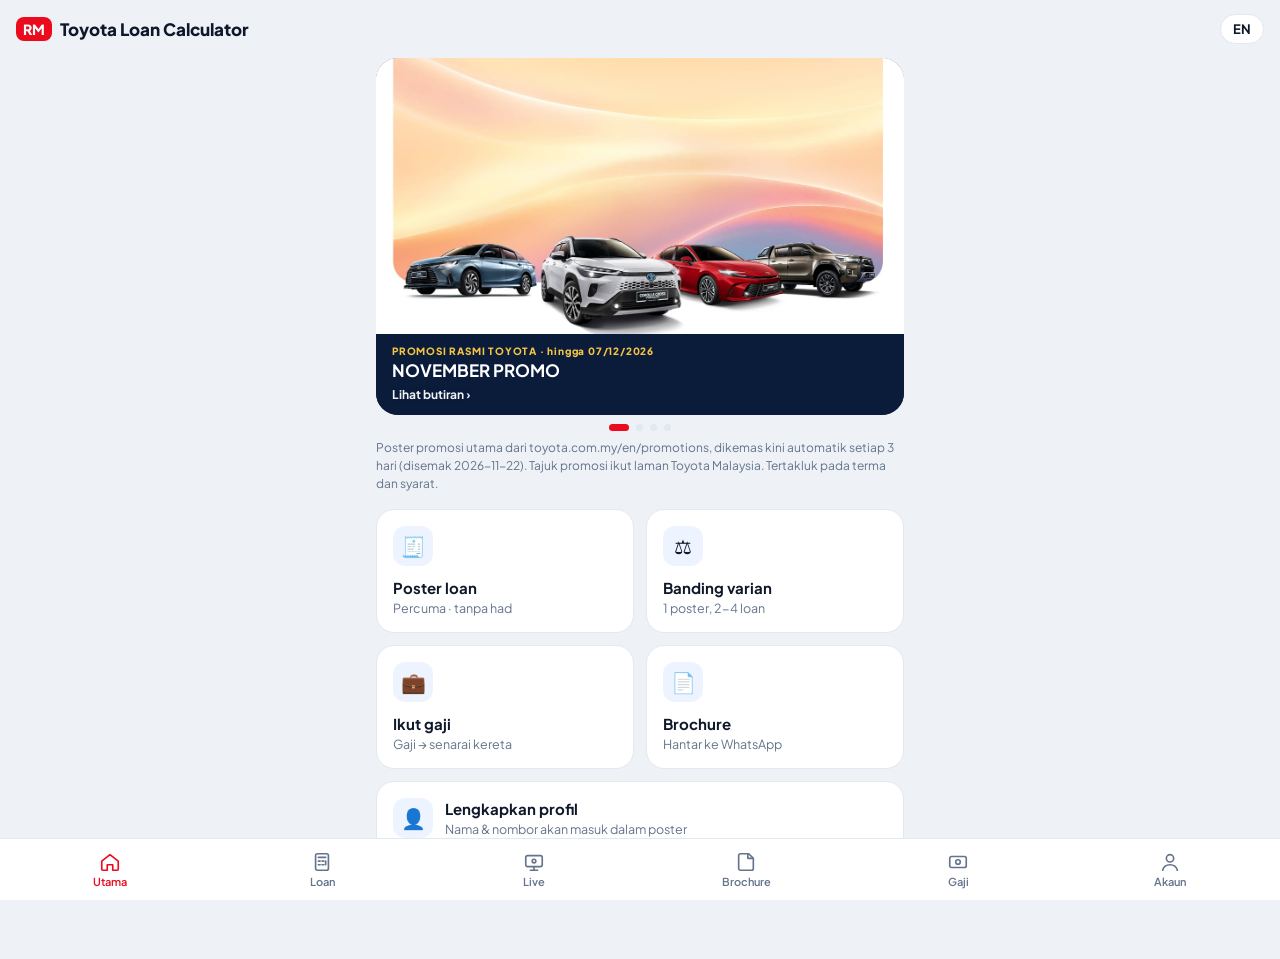
<file: index.html>
<!doctype html>
<html lang="ms">
<head>
<meta charset="utf-8">
<meta name="viewport" content="width=device-width, initial-scale=1, viewport-fit=cover">
<title>Toyota Loan Calculator</title>
<meta name="theme-color" content="#0b1b3a">
<link rel="manifest" href="manifest.json?v=9">
<link rel="icon" type="image/png" href="assets/icon-192.png?v=9">
<link rel="apple-touch-icon" href="assets/icon-192.png?v=9">
<link rel="preconnect" href="https://fonts.googleapis.com">
<link href="https://fonts.googleapis.com/css2?family=Plus+Jakarta+Sans:wght@400;600;700;800&display=swap" rel="stylesheet">
<link rel="stylesheet" href="style.css?v=51">
</head>
<body>
<header class="top">
  <div class="brand"><span class="logo">RM</span> Toyota Loan Calculator</div>
  <button class="chip" id="lang" type="button">EN</button>
</header>

<main id="view"></main>

<nav class="tabs">
  <a href="#home" data-tab="home"><svg viewBox="0 0 24 24"><path d="M3 11 12 4l9 7v9a1 1 0 0 1-1 1h-5v-6H9v6H4a1 1 0 0 1-1-1z"/></svg><span>Home</span></a>
  <a href="#loan" data-tab="loan"><svg viewBox="0 0 24 24"><rect x="5" y="3" width="14" height="18" rx="2"/><path d="M8 7h8M8 11h2M12 11h2M8 15h2M12 15h2M16 11v4"/></svg><span>Loan</span></a>
  <a href="#live" data-tab="live"><svg viewBox="0 0 24 24"><rect x="3" y="5" width="18" height="12" rx="2"/><path d="M8 21h8M12 17v4"/><circle cx="12" cy="11" r="2"/></svg><span>Live</span></a>
  <a href="#brosur" data-tab="brosur"><svg viewBox="0 0 24 24"><path d="M4 5a2 2 0 0 1 2-2h9l5 5v11a2 2 0 0 1-2 2H6a2 2 0 0 1-2-2z"/><path d="M14 3v5h5"/></svg><span>Brochure</span></a>
  <a href="#gaji" data-tab="gaji"><svg viewBox="0 0 24 24"><rect x="3" y="6" width="18" height="12" rx="2"/><circle cx="12" cy="12" r="2.5"/></svg><span>Gaji</span></a>
  <a href="#akaun" data-tab="akaun"><svg viewBox="0 0 24 24"><circle cx="12" cy="8" r="4"/><path d="M4 21c1-4 4.5-6 8-6s7 2 8 6"/></svg><span>Akaun</span></a>
</nav>

<div id="toast" class="toast"></div>
<script src="data.js?v=51"></script>
<script src="app.js?v=51"></script>
</body>
</html>
</file>
<file: style.css>
:root{
  --bg:#eef1f6; --card:#fff; --ink:#0f172a; --mute:#64748b; --line:#e2e8f0;
  --navy:#0b1b3a; --red:#eb0a1e; --gold:#f5c542; --green:#16a34a; --soft:#eef4ff;
}
@media (prefers-color-scheme: dark){
  :root:not([data-theme="light"]){
    --bg:#0b1120; --card:#131c31; --ink:#e5e9f2; --mute:#94a3b8; --line:#23304a; --soft:#1b2742;
  }
}
*{box-sizing:border-box;-webkit-tap-highlight-color:transparent}
html,body{margin:0}
body{background:var(--bg);color:var(--ink);font-family:"Plus Jakarta Sans",system-ui,sans-serif;font-size:15px;padding-bottom:88px}
a{color:inherit}
.top{position:sticky;top:0;z-index:5;display:flex;justify-content:space-between;align-items:center;padding:14px 16px;background:var(--bg)}
.brand{font-weight:800;font-size:17px;white-space:nowrap;display:flex;align-items:center;gap:8px}
.logo{background:var(--red);color:#fff;border-radius:8px;padding:3px 7px;font-size:14px}
.chip{cursor:pointer;font:inherit;font-weight:700;color:var(--ink);border:1px solid var(--line);background:var(--card);border-radius:999px;padding:6px 12px;font-weight:700;font-size:13px}
main{max-width:560px;margin:0 auto;padding:0 16px}
h2{font-size:20px;margin:6px 0 4px}
.sub{color:var(--mute);margin:0 0 16px;font-size:14px}

.hero{background:linear-gradient(135deg,#0b1b3a,#16346e);color:#fff;border-radius:22px;padding:20px;margin-bottom:16px;overflow:hidden}
.hero .strip{display:flex;gap:8px;overflow-x:auto;margin-bottom:14px;scrollbar-width:none}
.hero .strip img{width:96px;height:64px;object-fit:cover;border-radius:10px;flex:none;background:#fff}
.badge{display:inline-block;background:var(--gold);color:#1a1a1a;font-weight:800;font-size:11px;border-radius:6px;padding:2px 7px;margin-right:6px}
.hero h3{font-size:19px;margin:8px 0 4px}
.hero h3 em{font-style:normal;color:var(--gold)}
.hero p{margin:0 0 14px;opacity:.85;font-size:14px}
.btn{display:inline-flex;align-items:center;justify-content:center;gap:6px;border:0;border-radius:12px;padding:12px 16px;font:inherit;font-weight:700;cursor:pointer;text-decoration:none}
.btn.white{background:#fff;color:var(--navy)}
.btn.red{background:var(--red);color:#fff}
.btn.wa{background:#25d366;color:#fff}
.btn.ghost{background:var(--soft);color:var(--ink)}
.btn.block{width:100%}
.grid{display:grid;grid-template-columns:1fr 1fr;gap:12px;margin-bottom:16px}
.tile{background:var(--card);border:1px solid var(--line);border-radius:18px;padding:16px;text-decoration:none;display:block}
.tile .ic{width:40px;height:40px;border-radius:12px;background:var(--soft);display:grid;place-items:center;margin-bottom:12px;font-size:20px}
.tile b{display:block;font-size:15px}
.tile small{color:var(--mute)}
.tile.wide{grid-column:1/-1;display:flex;gap:12px;align-items:center}
.tile.wide .ic{margin:0}

.card{background:var(--card);border:1px solid var(--line);border-radius:18px;padding:16px;margin-bottom:14px}
label{display:block;font-weight:600;font-size:13px;margin:12px 0 6px;color:var(--mute)}
input,select{width:100%;font:inherit;color:var(--ink);background:var(--bg);border:1px solid var(--line);border-radius:12px;padding:12px}
.chk{display:flex;align-items:center;gap:8px;margin:0;color:var(--ink);font-size:14px;background:var(--bg);border:1px solid var(--line);border-radius:12px;padding:0 12px}
.chk input{width:20px;height:20px;accent-color:var(--red);margin:0}
.row{display:grid;grid-template-columns:1fr 1fr;gap:10px}
.seg{display:flex;background:var(--bg);border-radius:12px;padding:4px;gap:4px;margin-bottom:14px}
.seg button{flex:1;border:0;background:none;font:inherit;font-size:13px;font-weight:700;padding:10px 4px;border-radius:9px;color:var(--mute);cursor:pointer}
.seg button.on{background:var(--card);color:var(--ink);box-shadow:0 1px 3px #0002}
.result{display:grid;gap:10px}
.res{background:var(--soft);border-radius:14px;padding:14px}
.res .v{font-size:26px;font-weight:800}
.res .k{color:var(--mute);font-size:13px}
.kv{display:flex;justify-content:space-between;font-size:14px;padding:3px 0}
.kv span:first-child{color:var(--mute)}
canvas{width:100%;height:auto;border-radius:14px;display:block;margin:12px 0}
.actions{display:grid;grid-template-columns:1fr 1fr;gap:10px}

.list{display:grid;gap:10px}
.docs{flex-basis:100%;display:flex;flex-wrap:wrap;gap:6px;align-items:center;border-top:1px solid var(--line);padding-top:8px;font-size:12px}
.docs>span{color:var(--mute);font-weight:700;margin-right:2px}
.docs a{color:var(--ink);text-decoration:none;font-weight:700;border:1px solid var(--line);background:var(--soft);border-radius:999px;padding:5px 10px}
.docs a.pl{border-color:var(--red);color:var(--red)}
.car{flex-wrap:wrap;display:flex;gap:12px;align-items:center;background:var(--card);border:1px solid var(--line);border-radius:16px;padding:10px}
.car img{width:92px;height:62px;object-fit:cover;border-radius:10px;flex:none;background:#fff}
.car .t{flex:1;min-width:0}
.car b{display:block}
.car small{color:var(--mute)}
.car .p{font-weight:800}
.stalebar{background:#fef3c7;color:#92400e;border:1px solid #f59e0b;border-radius:12px;padding:10px 12px;font-size:13px;font-weight:700;line-height:1.4;margin-bottom:12px}
.tag{font-size:11px;font-weight:800;border-radius:6px;padding:2px 6px}
.tag.ok{background:#dcfce7;color:#166534}
.tag.mid{background:#fef9c3;color:#854d0e}
.tag.max{background:#ffe4e6;color:#9f1239}
.note{color:var(--mute);font-size:12px;line-height:1.5;margin:10px 0 0}

.tabs{position:fixed;left:0;right:0;bottom:0;display:flex;background:var(--card);border-top:1px solid var(--line);padding:6px 4px calc(6px + env(safe-area-inset-bottom));z-index:9}
.tabs a{flex:1;display:flex;flex-direction:column;align-items:center;gap:2px;text-decoration:none;font-size:11px;font-weight:600;color:var(--mute);padding:6px 0;border-radius:12px}
.tabs svg{width:22px;height:22px;fill:none;stroke:currentColor;stroke-width:1.8;stroke-linecap:round;stroke-linejoin:round}
.tabs a.on{color:var(--red)}
.toast{position:fixed;left:50%;bottom:96px;transform:translateX(-50%);background:var(--navy);color:#fff;padding:10px 16px;border-radius:10px;font-weight:600;opacity:0;transition:.25s;pointer-events:none;z-index:20}
.toast.show{opacity:1}

/* Pilihan warna kereta */
.cbox{margin:8px 0 2px}
.swatches{display:flex;flex-wrap:wrap;gap:10px}
.sw{width:36px;height:36px;border-radius:50%;border:2px solid var(--line);padding:2px;background:var(--card);cursor:pointer}
.sw i{display:block;width:100%;height:100%;border-radius:50%;box-shadow:inset 0 0 0 1px rgba(0,0,0,.25)}
.sw.on{border-color:var(--red);box-shadow:0 0 0 2px var(--red)}
.swinfo{display:flex;justify-content:space-between;align-items:center;gap:10px;margin-top:8px;font-size:13px;flex-wrap:wrap}
.colp{display:flex;align-items:center;gap:6px;margin:0}
.colp small{color:var(--mute);font-weight:600}
.colp input{width:96px;padding:6px 8px;font-size:13px;text-align:right}

/* Karusel poster promosi (Home) */
.promo{margin-bottom:14px}
.pslides{display:flex;overflow-x:auto;scroll-snap-type:x mandatory;border-radius:22px;scrollbar-width:none;-webkit-overflow-scrolling:touch}
.pslides::-webkit-scrollbar{display:none}
.pslide{flex:0 0 100%;scroll-snap-align:center;background:#0b1b3a;text-decoration:none;color:#fff;display:flex;flex-direction:column}
.pimg{aspect-ratio:1200/628;background:#fff center/cover no-repeat}
.pcap{padding:11px 16px 13px;background:#0b1b3a;display:flex;flex-direction:column;gap:3px}
.ptag{font-size:10px;font-weight:800;letter-spacing:.8px;color:#f5c542}
.pcap b{font-size:17px;line-height:1.2}
.pcap small{font-size:12px;opacity:.88;line-height:1.35;display:-webkit-box;-webkit-line-clamp:2;-webkit-box-orient:vertical;overflow:hidden}
.pmore{font-size:12px;font-weight:700;margin-top:3px;color:#fff;opacity:.95}
.pdots{display:flex;justify-content:center;gap:7px;margin-top:9px}
.pdots i{width:7px;height:7px;border-radius:50%;background:var(--line);cursor:pointer;transition:.2s}
.pdots i.on{background:var(--red);width:20px;border-radius:7px}

/* Live calculator: poster kiri, kawalan kanan (laptop/tablet); bertindan di telefon */
body.live main{max-width:1440px}
.lv{display:grid;grid-template-columns:minmax(0,1fr) clamp(250px,31vw,380px);gap:16px;align-items:start}
/* Mod skrin penuh/fokus: tiada header & tab bawah; poster + kawalan isi seluruh skrin */
body.lvfocus{padding-bottom:0;background:#050a18}
body.lvfocus .top,body.lvfocus .tabs,body.lvfocus .stalebar{display:none}
body.lvfocus main{max-width:none;padding:8px}
body.lvfocus .lv{gap:8px}
body.lvfocus .lvstage{height:calc(100vh - 16px);height:calc(100dvh - 16px);border-radius:12px;padding:8px}
body.lvfocus .lvpanel{top:8px;max-height:calc(100vh - 16px);max-height:calc(100dvh - 16px);padding:12px}
body.lvfocus .lvpanel h2,body.lvfocus .lvpanel h2+.sub,body.lvfocus .lvpanel>.note{display:none}
.lvstage{position:relative;background:#050a18;border-radius:18px;height:calc(100vh - 160px);min-height:460px;display:flex;flex-direction:column;align-items:center;gap:10px;padding:12px;overflow:hidden}
.lvstage canvas{flex:1 1 0;min-height:0;height:0;width:100%;object-fit:contain;object-position:30% 50%;margin:0;border-radius:0}
.lvbar{display:flex;gap:8px;z-index:2;white-space:nowrap;flex:none}
.lvlive,.lvcmt,.lvcust{font-weight:800;font-size:15px;border-radius:999px;padding:7px 14px;box-shadow:0 4px 14px rgba(0,0,0,.35)}
.lvlive{background:var(--red);color:#fff;display:flex;align-items:center;gap:8px;letter-spacing:1px}
.lvlive i{width:9px;height:9px;border-radius:50%;background:#fff;animation:lvpulse 1.2s ease-in-out infinite}
@keyframes lvpulse{50%{opacity:.25}}
@media (prefers-reduced-motion:reduce){.lvlive i{animation:none}}
.lvcmt{background:#fff;color:#0b1b3a}
.lvcust{flex:none;order:3;background:var(--gold);color:#1a1a1a;z-index:2;white-space:nowrap;max-width:90%;overflow:hidden;text-overflow:ellipsis}
.lvfs{position:absolute;top:14px;right:14px;z-index:2;border:0;border-radius:10px;padding:7px 11px;font:inherit;font-size:13px;font-weight:700;background:rgba(255,255,255,.14);color:#fff;cursor:pointer}
.lvfs:hover{background:rgba(255,255,255,.26)}
.lvpanel{position:sticky;top:64px;max-height:calc(100vh - 160px);overflow:auto;margin:0}
.lvmodels{display:grid;grid-template-columns:repeat(2,1fr);gap:6px;margin-top:10px}
.lvm{border:1px solid var(--line);background:var(--bg);border-radius:10px;padding:10px 12px;font:inherit;font-size:14px;font-weight:700;color:var(--ink);cursor:pointer;text-align:left}
.lvm.on{border-color:var(--red);background:var(--red);color:#fff}
.lvgrades{display:grid;gap:6px}
.lvg{display:flex;justify-content:space-between;gap:10px;border:1px solid var(--line);background:var(--bg);border-radius:12px;padding:10px 12px;font:inherit;font-size:13px;color:var(--ink);cursor:pointer;text-align:left}
.lvg.on{border-color:var(--red);background:var(--red);color:#fff}
#lvCol{margin-top:12px}
.lvph{background:#16a34a;color:#fff}
.lvph.off{background:var(--soft);color:var(--ink);border:1px solid var(--line)}
/* Tablet kecil (8"): panel lebih padat supaya poster dapat lebih ruang */
@media (max-width:1100px){
  .lvm{padding:8px 10px;font-size:13px}
  .lvg{padding:8px 10px;font-size:12px}
  .lvpanel label{margin:9px 0 5px}
  .lvpanel input,.lvpanel select{padding:9px}
  .lvpanel .row{grid-template-columns:1fr}
}
@media (max-width:640px){
  .lv{grid-template-columns:1fr}
  .lvstage{height:auto;min-height:0}
  .lvstage canvas{height:auto;flex:none}
  .lvpanel{position:static;max-height:none}
  .lvfs{top:auto;bottom:10px;right:10px}
  .lvlive,.lvcmt,.lvcust{font-size:12px;padding:5px 10px}
}

/* Editor gambar profil */
.modal{position:fixed;inset:0;background:rgba(0,0,0,.72);z-index:60;display:grid;place-items:center;padding:16px;overflow:auto}
.mcard{background:var(--card);border-radius:20px;padding:16px;width:100%;max-width:380px}
.mcard canvas{width:100%;max-width:340px;display:block;margin:10px auto;border-radius:14px;touch-action:none;cursor:grab;background:#dfe5ef}
.mcard input[type=range]{width:100%;padding:0;accent-color:var(--red)}
</file>
